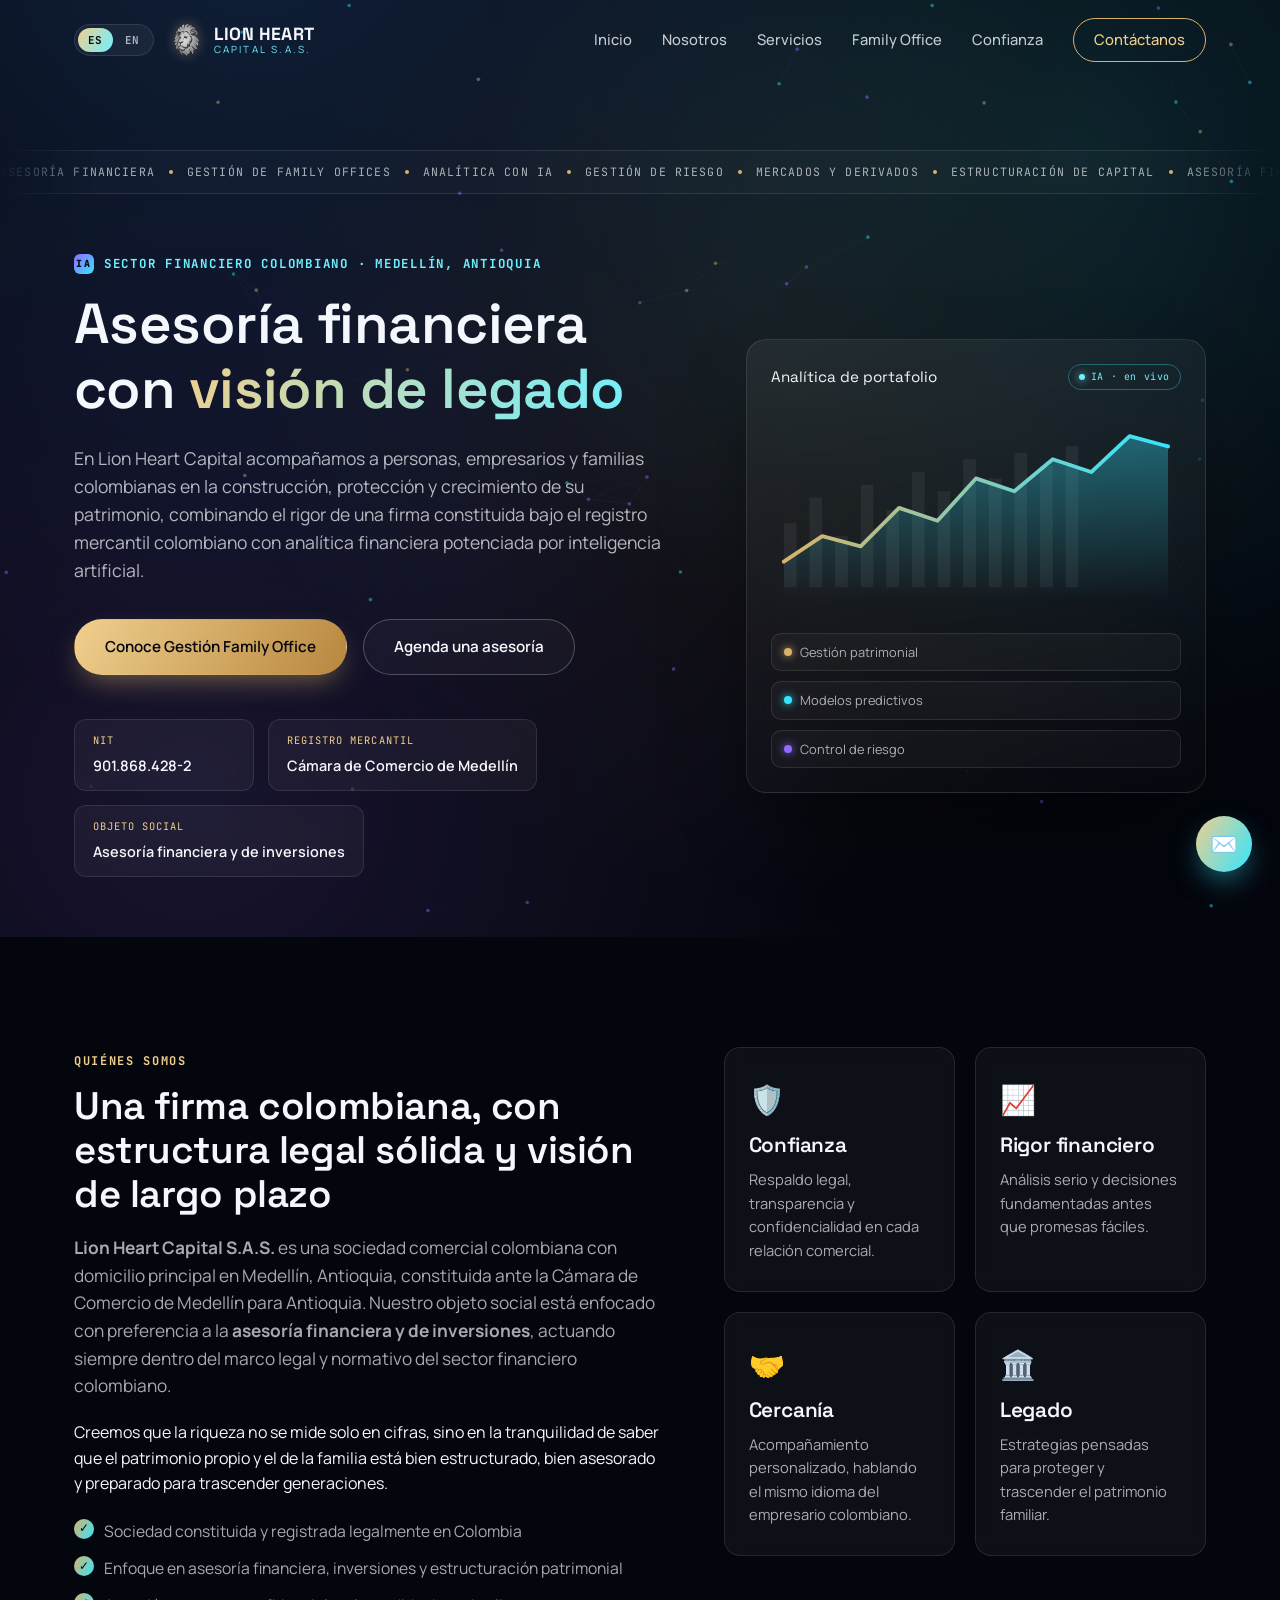
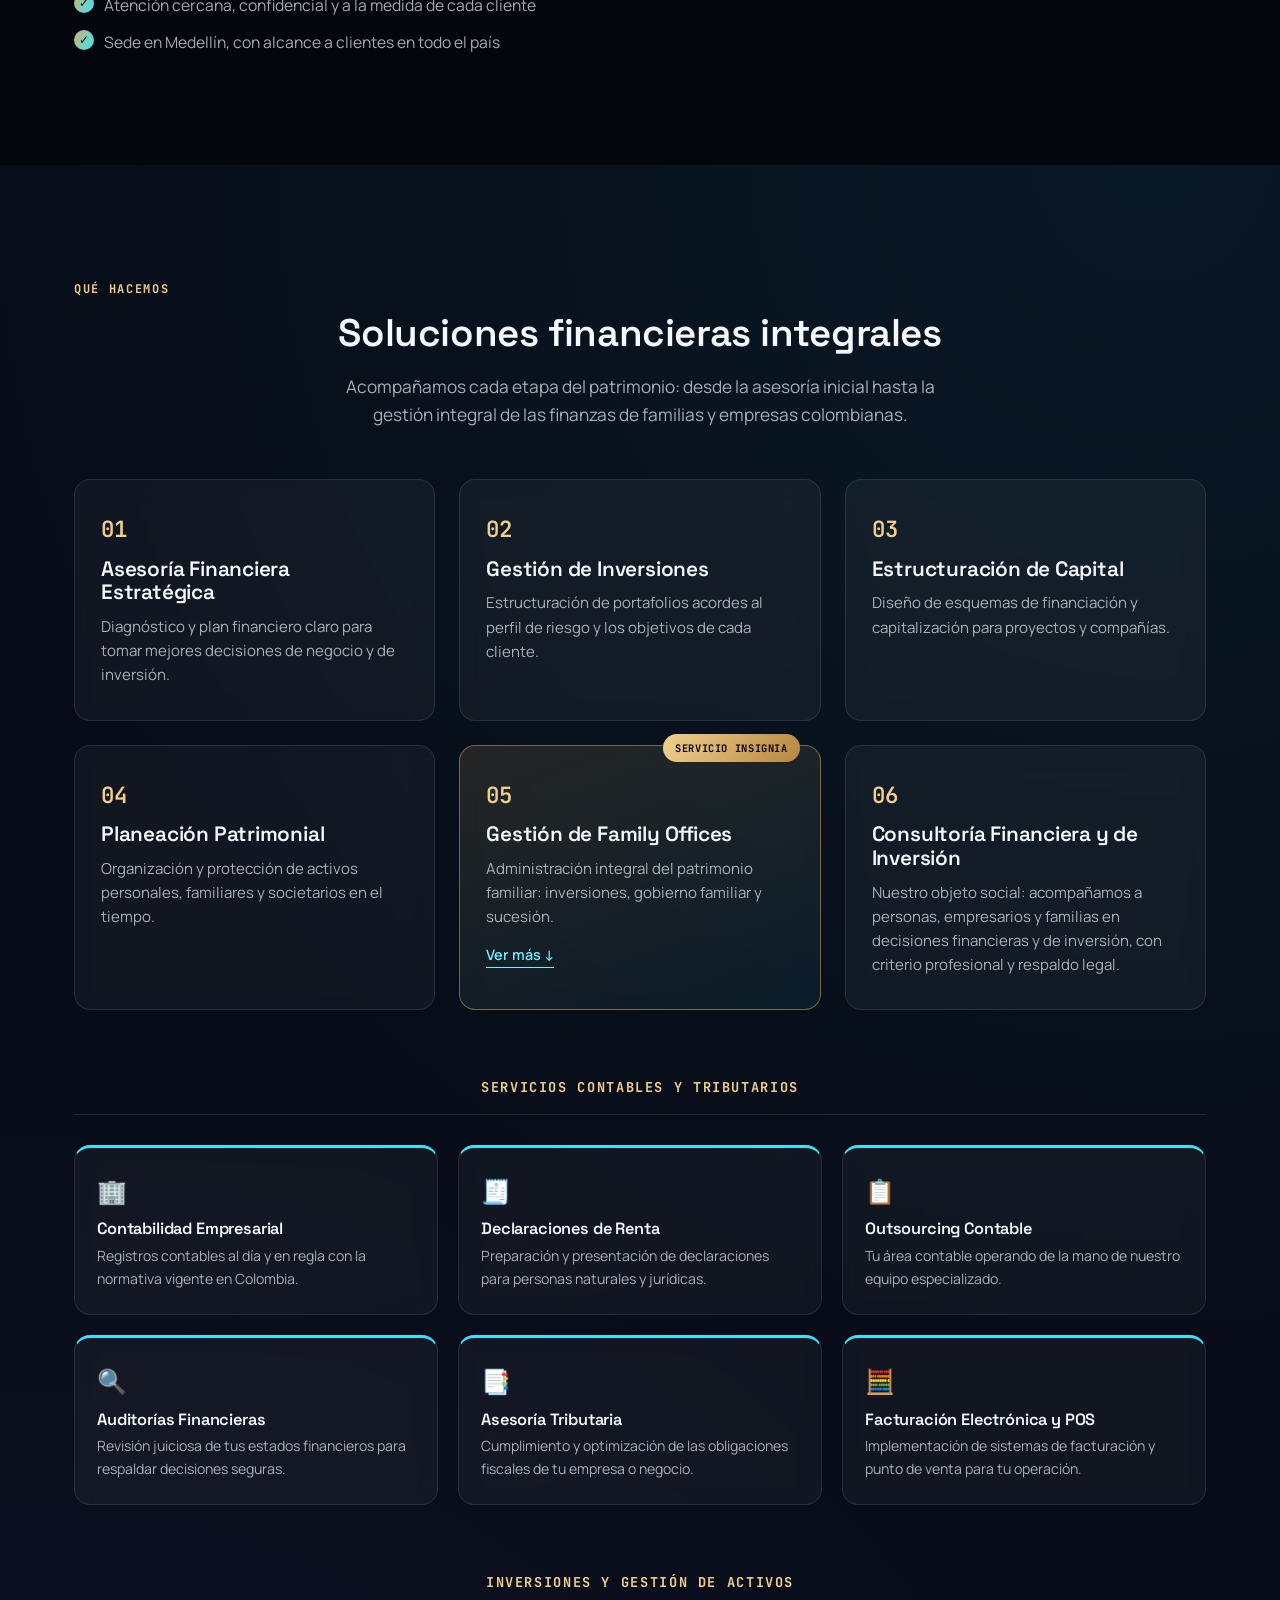
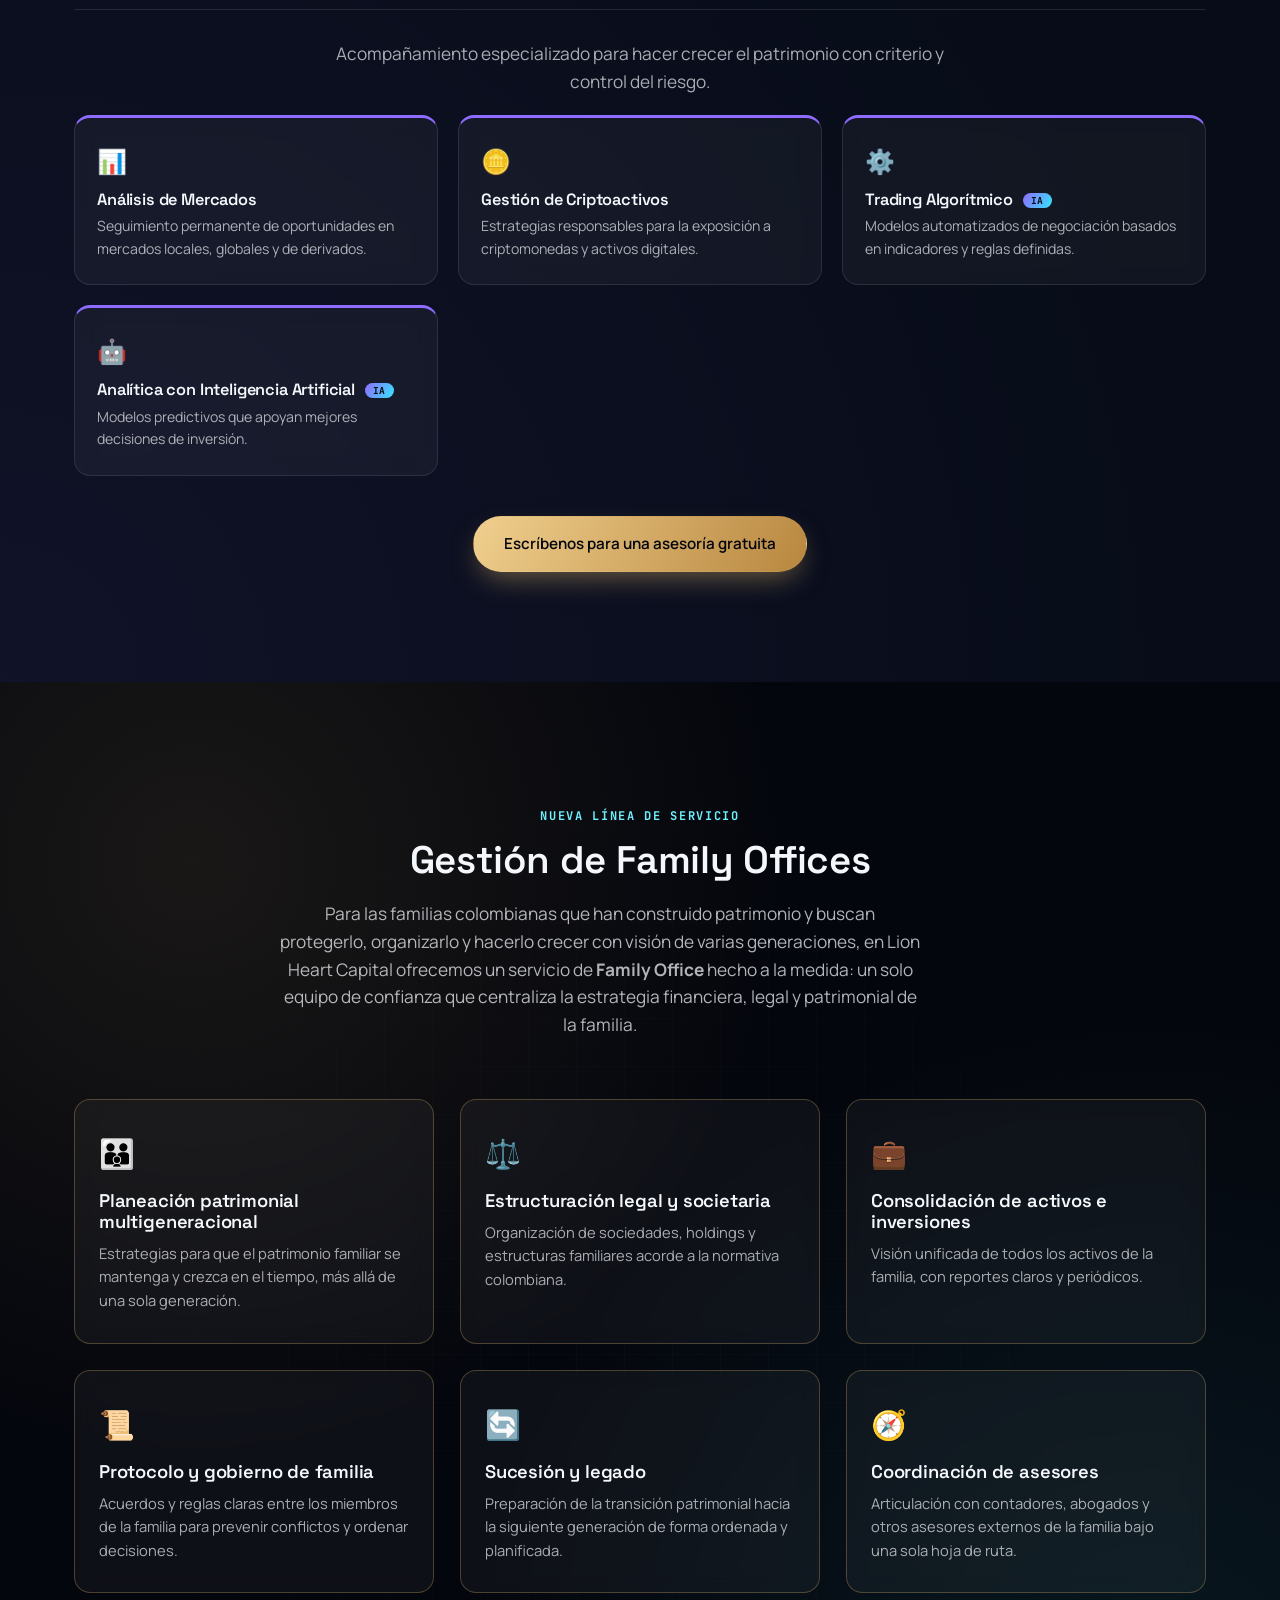
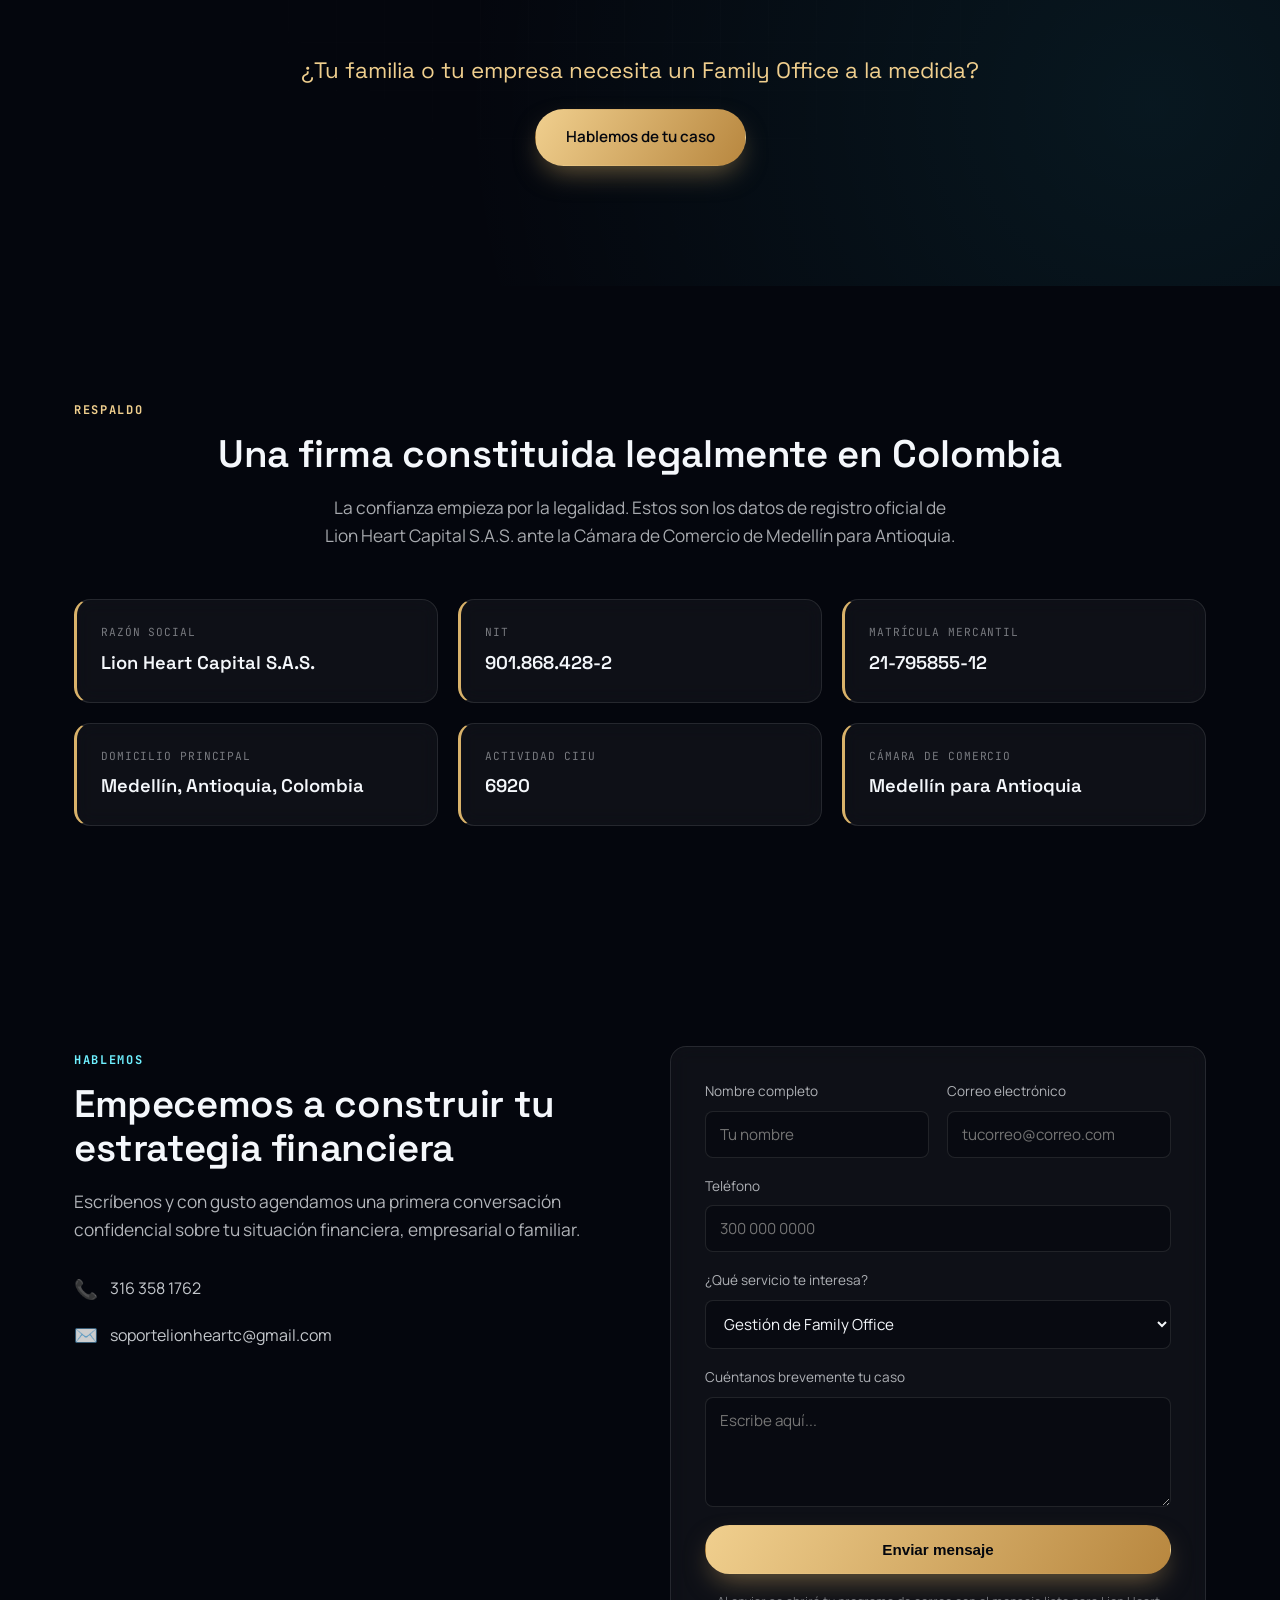
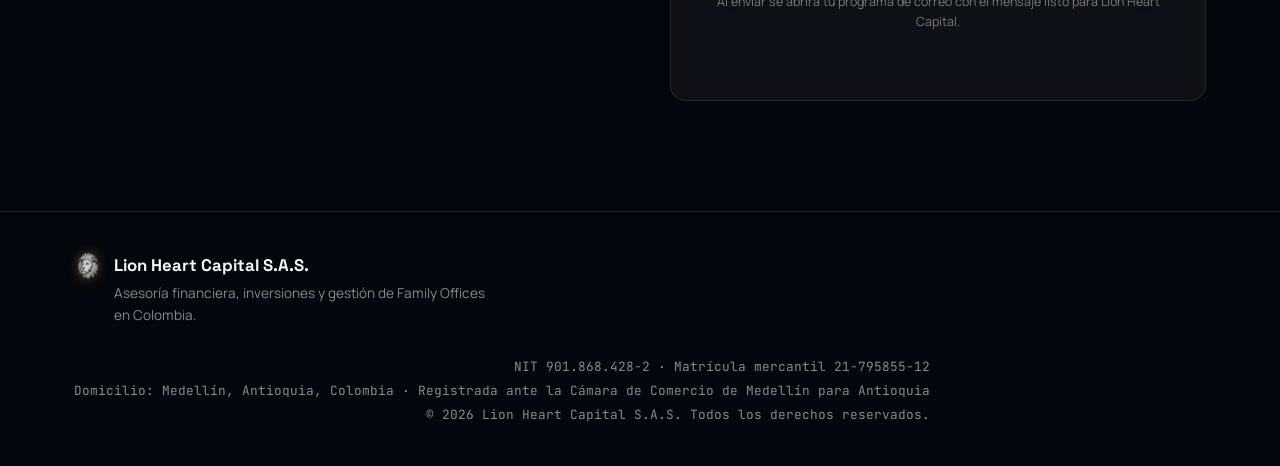
<file: index.html>
<!DOCTYPE html>
<html lang="es">
<head>
<meta charset="UTF-8">
<meta name="viewport" content="width=device-width, initial-scale=1.0">
<title>Lion Heart Capital S.A.S. | Asesoría Financiera, Inversiones y Family Office</title>
<meta name="description" content="Lion Heart Capital S.A.S. — Asesoría financiera, gestión de inversiones y gestión de Family Offices en Medellín, Colombia. Confianza, rigor y respaldo legal.">
<link rel="icon" href="assets/favicon-lion.png" type="image/png">
<link rel="preconnect" href="https://fonts.googleapis.com">
<link rel="stylesheet" href="https://fonts.googleapis.com/css2?family=Space+Grotesk:wght@500;600;700&family=Manrope:wght@400;500;600;700;800&family=JetBrains+Mono:wght@500;600&display=swap">
<link rel="stylesheet" href="css/styles.css">
</head>
<body>

<div class="progress-bar" id="progressBar"></div>

<header class="header" id="header">
  <div class="container header__inner">
    <div class="header__left">
      <div class="lang-switch" id="langSwitch" role="group" aria-label="Idioma / Language">
        <button type="button" class="lang-switch__btn" data-lang="es">ES</button>
        <button type="button" class="lang-switch__btn" data-lang="en">EN</button>
      </div>

      <a href="#inicio" class="brand">
        <span class="brand__mark">
          <img src="assets/lion-mark.png" alt="" width="34" height="34">
        </span>
        <span class="brand__text">
          <strong>LION HEART</strong>
          <em>CAPITAL S.A.S.</em>
        </span>
      </a>
    </div>

    <nav class="nav" id="mainNav">
      <a href="#inicio" data-i18n="nav.inicio">Inicio</a>
      <a href="#nosotros" data-i18n="nav.nosotros">Nosotros</a>
      <a href="#servicios" data-i18n="nav.servicios">Servicios</a>
      <a href="#family-office">Family Office</a>
      <a href="#confianza" data-i18n="nav.confianza">Confianza</a>
      <a href="#contacto" class="nav__cta" data-i18n="nav.contacto">Contáctanos</a>
    </nav>

    <button class="nav-toggle" id="navToggle" data-i18n-aria-label="nav.toggleAria" aria-label="Abrir menú" aria-expanded="false">
      <span></span><span></span><span></span>
    </button>
  </div>
</header>

<main>

  <!-- HERO -->
  <section class="hero" id="inicio">
    <canvas id="netCanvas" class="hero__canvas" aria-hidden="true"></canvas>
    <div class="hero__bg" aria-hidden="true"></div>

    <div class="ticker" aria-hidden="true">
      <div class="ticker__track">
        <span data-i18n="ticker.1">ASESORÍA FINANCIERA</span><span class="ticker__dot"></span>
        <span data-i18n="ticker.2">GESTIÓN DE FAMILY OFFICES</span><span class="ticker__dot"></span>
        <span data-i18n="ticker.3">ANALÍTICA CON IA</span><span class="ticker__dot"></span>
        <span data-i18n="ticker.4">GESTIÓN DE RIESGO</span><span class="ticker__dot"></span>
        <span data-i18n="ticker.5">MERCADOS Y DERIVADOS</span><span class="ticker__dot"></span>
        <span data-i18n="ticker.6">ESTRUCTURACIÓN DE CAPITAL</span><span class="ticker__dot"></span>
        <span data-i18n="ticker.1">ASESORÍA FINANCIERA</span><span class="ticker__dot"></span>
        <span data-i18n="ticker.2">GESTIÓN DE FAMILY OFFICES</span><span class="ticker__dot"></span>
        <span data-i18n="ticker.3">ANALÍTICA CON IA</span><span class="ticker__dot"></span>
        <span data-i18n="ticker.4">GESTIÓN DE RIESGO</span><span class="ticker__dot"></span>
        <span data-i18n="ticker.5">MERCADOS Y DERIVADOS</span><span class="ticker__dot"></span>
        <span data-i18n="ticker.6">ESTRUCTURACIÓN DE CAPITAL</span><span class="ticker__dot"></span>
      </div>
    </div>

    <div class="container hero__inner">
      <div class="hero__col">
        <p class="eyebrow reveal">
          <span class="eyebrow__ia">IA</span>
          <span data-i18n="hero.eyebrow">Sector financiero colombiano · Medellín, Antioquia</span>
        </p>
        <h1 class="reveal" data-i18n="hero.h1">Asesoría financiera con <span class="accent">visión de legado</span></h1>
        <p class="hero__lead reveal" data-i18n="hero.lead">
          En Lion Heart Capital acompañamos a personas, empresarios y familias colombianas en la
          construcción, protección y crecimiento de su patrimonio, combinando el rigor de una firma
          constituida bajo el registro mercantil colombiano con analítica financiera potenciada por
          inteligencia artificial.
        </p>
        <div class="hero__cta reveal">
          <a href="#family-office" class="btn btn--primary" data-i18n="hero.ctaPrimary">Conoce Gestión Family Office</a>
          <a href="#contacto" class="btn btn--ghost" data-i18n="hero.ctaGhost">Agenda una asesoría</a>
        </div>

        <div class="hero__badges reveal">
          <div class="badge">
            <span class="badge__label">NIT</span>
            <span class="badge__value">901.868.428-2</span>
          </div>
          <div class="badge">
            <span class="badge__label" data-i18n="hero.badge2Label">Registro Mercantil</span>
            <span class="badge__value" data-i18n="hero.badge2Value">Cámara de Comercio de Medellín</span>
          </div>
          <div class="badge">
            <span class="badge__label" data-i18n="hero.badge3Label">Objeto social</span>
            <span class="badge__value" data-i18n="hero.badge3Value">Asesoría financiera y de inversiones</span>
          </div>
        </div>
      </div>

      <div class="hero__panel reveal">
        <div class="chart-panel">
          <div class="chart-panel__head">
            <span class="chart-panel__title" data-i18n="hero.chartTitle">Analítica de portafolio</span>
            <span class="chart-panel__badge" data-i18n="hero.chartBadge">IA · en vivo</span>
          </div>
          <svg viewBox="0 0 320 160" class="chart-panel__svg" aria-hidden="true">
            <defs>
              <linearGradient id="lineGrad" x1="0" y1="0" x2="1" y2="0">
                <stop offset="0%" stop-color="#d9b26a"/>
                <stop offset="100%" stop-color="#35e5ff"/>
              </linearGradient>
              <linearGradient id="areaGrad" x1="0" y1="0" x2="0" y2="1">
                <stop offset="0%" stop-color="#35e5ff" stop-opacity="0.35"/>
                <stop offset="100%" stop-color="#35e5ff" stop-opacity="0"/>
              </linearGradient>
            </defs>
            <g class="chart-panel__bars">
              <rect x="10" y="90" width="10" height="50"/>
              <rect x="30" y="70" width="10" height="70"/>
              <rect x="50" y="100" width="10" height="40"/>
              <rect x="70" y="60" width="10" height="80"/>
              <rect x="90" y="80" width="10" height="60"/>
              <rect x="110" y="50" width="10" height="90"/>
              <rect x="130" y="65" width="10" height="75"/>
              <rect x="150" y="40" width="10" height="100"/>
              <rect x="170" y="55" width="10" height="85"/>
              <rect x="190" y="35" width="10" height="105"/>
              <rect x="210" y="45" width="10" height="95"/>
              <rect x="230" y="30" width="10" height="110"/>
            </g>
            <path d="M10 120 L 40 100 L 70 108 L 100 78 L 130 88 L 160 55 L 190 65 L 220 40 L 250 50 L 280 22 L 310 30 V150 H10 Z"
                  fill="url(#areaGrad)" stroke="none"/>
            <path class="chart-panel__line" d="M10 120 L 40 100 L 70 108 L 100 78 L 130 88 L 160 55 L 190 65 L 220 40 L 250 50 L 280 22 L 310 30"
                  fill="none" stroke="url(#lineGrad)" stroke-width="3" stroke-linecap="round" stroke-linejoin="round"/>
          </svg>
          <div class="chart-panel__foot">
            <div class="chip"><span class="chip__dot chip__dot--gold"></span><span data-i18n="hero.chip1">Gestión patrimonial</span></div>
            <div class="chip"><span class="chip__dot chip__dot--cyan"></span><span data-i18n="hero.chip2">Modelos predictivos</span></div>
            <div class="chip"><span class="chip__dot chip__dot--violet"></span><span data-i18n="hero.chip3">Control de riesgo</span></div>
          </div>
        </div>
      </div>
    </div>
  </section>

  <!-- NOSOTROS -->
  <section class="section" id="nosotros">
    <div class="container">
      <div class="grid-2">
        <div class="reveal">
          <p class="section-tag" data-i18n="nosotros.tag">Quiénes somos</p>
          <h2 data-i18n="nosotros.h2">Una firma colombiana, con estructura legal sólida y visión de largo plazo</h2>
          <p class="lead-text" data-i18n="nosotros.p1">
            <strong>Lion Heart Capital S.A.S.</strong> es una sociedad comercial colombiana con
            domicilio principal en Medellín, Antioquia, constituida ante la Cámara de Comercio de
            Medellín para Antioquia. Nuestro objeto social está enfocado con preferencia a la
            <strong>asesoría financiera y de inversiones</strong>, actuando siempre dentro del marco
            legal y normativo del sector financiero colombiano.
          </p>
          <p data-i18n="nosotros.p2">
            Creemos que la riqueza no se mide solo en cifras, sino en la tranquilidad de saber que
            el patrimonio propio y el de la familia está bien estructurado, bien asesorado y
            preparado para trascender generaciones.
          </p>
          <ul class="check-list">
            <li data-i18n="nosotros.li1">Sociedad constituida y registrada legalmente en Colombia</li>
            <li data-i18n="nosotros.li2">Enfoque en asesoría financiera, inversiones y estructuración patrimonial</li>
            <li data-i18n="nosotros.li3">Atención cercana, confidencial y a la medida de cada cliente</li>
            <li data-i18n="nosotros.li4">Sede en Medellín, con alcance a clientes en todo el país</li>
          </ul>
        </div>

        <div class="values reveal">
          <div class="value-card">
            <span class="value-card__icon">🛡️</span>
            <h3 data-i18n="nosotros.value1Title">Confianza</h3>
            <p data-i18n="nosotros.value1Desc">Respaldo legal, transparencia y confidencialidad en cada relación comercial.</p>
          </div>
          <div class="value-card">
            <span class="value-card__icon">📈</span>
            <h3 data-i18n="nosotros.value2Title">Rigor financiero</h3>
            <p data-i18n="nosotros.value2Desc">Análisis serio y decisiones fundamentadas antes que promesas fáciles.</p>
          </div>
          <div class="value-card">
            <span class="value-card__icon">🤝</span>
            <h3 data-i18n="nosotros.value3Title">Cercanía</h3>
            <p data-i18n="nosotros.value3Desc">Acompañamiento personalizado, hablando el mismo idioma del empresario colombiano.</p>
          </div>
          <div class="value-card">
            <span class="value-card__icon">🏛️</span>
            <h3 data-i18n="nosotros.value4Title">Legado</h3>
            <p data-i18n="nosotros.value4Desc">Estrategias pensadas para proteger y trascender el patrimonio familiar.</p>
          </div>
        </div>
      </div>
    </div>
  </section>

  <!-- SERVICIOS -->
  <section class="section section--alt" id="servicios">
    <div class="container">
      <p class="section-tag center reveal" data-i18n="servicios.tag">Qué hacemos</p>
      <h2 class="center reveal" data-i18n="servicios.h2">Soluciones financieras integrales</h2>
      <p class="lead-text center reveal" data-i18n="servicios.lead">
        Acompañamos cada etapa del patrimonio: desde la asesoría inicial hasta la gestión
        integral de las finanzas de familias y empresas colombianas.
      </p>

      <div class="services-grid">
        <div class="service-card reveal">
          <span class="service-card__num">01</span>
          <h3 data-i18n="servicios.card1Title">Asesoría Financiera Estratégica</h3>
          <p data-i18n="servicios.card1Desc">Diagnóstico y plan financiero claro para tomar mejores decisiones de negocio y de inversión.</p>
        </div>
        <div class="service-card reveal">
          <span class="service-card__num">02</span>
          <h3 data-i18n="servicios.card2Title">Gestión de Inversiones</h3>
          <p data-i18n="servicios.card2Desc">Estructuración de portafolios acordes al perfil de riesgo y los objetivos de cada cliente.</p>
        </div>
        <div class="service-card reveal">
          <span class="service-card__num">03</span>
          <h3 data-i18n="servicios.card3Title">Estructuración de Capital</h3>
          <p data-i18n="servicios.card3Desc">Diseño de esquemas de financiación y capitalización para proyectos y compañías.</p>
        </div>
        <div class="service-card reveal">
          <span class="service-card__num">04</span>
          <h3 data-i18n="servicios.card4Title">Planeación Patrimonial</h3>
          <p data-i18n="servicios.card4Desc">Organización y protección de activos personales, familiares y societarios en el tiempo.</p>
        </div>
        <div class="service-card service-card--featured reveal">
          <span class="service-card__tagline" data-i18n="servicios.featuredTagline">Servicio insignia</span>
          <span class="service-card__num">05</span>
          <h3>Gestión de Family Offices</h3>
          <p data-i18n="servicios.card5Desc">Administración integral del patrimonio familiar: inversiones, gobierno familiar y sucesión.</p>
          <a href="#family-office" class="service-card__link" data-i18n="servicios.featuredLink">Ver más ↓</a>
        </div>
        <div class="service-card reveal">
          <span class="service-card__num">06</span>
          <h3 data-i18n="servicios.card6Title">Consultoría Financiera y de Inversión</h3>
          <p data-i18n="servicios.card6Desc">Nuestro objeto social: acompañamos a personas, empresarios y familias en decisiones financieras y de inversión, con criterio profesional y respaldo legal.</p>
        </div>
      </div>

      <!-- Servicios contables y tributarios -->
      <div class="service-group reveal">
        <h3 class="service-group__title" data-i18n="servicios.group1Title">Servicios Contables y Tributarios</h3>
        <div class="services-subgrid">
          <div class="mini-card mini-card--cyan">
            <span class="mini-card__icon">🏢</span>
            <h4 data-i18n="servicios.mini1Title">Contabilidad Empresarial</h4>
            <p data-i18n="servicios.mini1Desc">Registros contables al día y en regla con la normativa vigente en Colombia.</p>
          </div>
          <div class="mini-card mini-card--cyan">
            <span class="mini-card__icon">🧾</span>
            <h4 data-i18n="servicios.mini2Title">Declaraciones de Renta</h4>
            <p data-i18n="servicios.mini2Desc">Preparación y presentación de declaraciones para personas naturales y jurídicas.</p>
          </div>
          <div class="mini-card mini-card--cyan">
            <span class="mini-card__icon">📋</span>
            <h4 data-i18n="servicios.mini3Title">Outsourcing Contable</h4>
            <p data-i18n="servicios.mini3Desc">Tu área contable operando de la mano de nuestro equipo especializado.</p>
          </div>
          <div class="mini-card mini-card--cyan">
            <span class="mini-card__icon">🔍</span>
            <h4 data-i18n="servicios.mini4Title">Auditorías Financieras</h4>
            <p data-i18n="servicios.mini4Desc">Revisión juiciosa de tus estados financieros para respaldar decisiones seguras.</p>
          </div>
          <div class="mini-card mini-card--cyan">
            <span class="mini-card__icon">📑</span>
            <h4 data-i18n="servicios.mini5Title">Asesoría Tributaria</h4>
            <p data-i18n="servicios.mini5Desc">Cumplimiento y optimización de las obligaciones fiscales de tu empresa o negocio.</p>
          </div>
          <div class="mini-card mini-card--cyan">
            <span class="mini-card__icon">🧮</span>
            <h4 data-i18n="servicios.mini6Title">Facturación Electrónica y POS</h4>
            <p data-i18n="servicios.mini6Desc">Implementación de sistemas de facturación y punto de venta para tu operación.</p>
          </div>
        </div>
      </div>

      <!-- Inversiones y gestión de activos -->
      <div class="service-group reveal">
        <h3 class="service-group__title" data-i18n="servicios.group2Title">Inversiones y Gestión de Activos</h3>
        <p class="lead-text center" data-i18n="servicios.group2Lead">Acompañamiento especializado para hacer crecer el patrimonio con criterio y control del riesgo.</p>
        <div class="services-subgrid">
          <div class="mini-card mini-card--violet">
            <span class="mini-card__icon">📊</span>
            <h4 data-i18n="servicios.mini7Title">Análisis de Mercados</h4>
            <p data-i18n="servicios.mini7Desc">Seguimiento permanente de oportunidades en mercados locales, globales y de derivados.</p>
          </div>
          <div class="mini-card mini-card--violet">
            <span class="mini-card__icon">🪙</span>
            <h4 data-i18n="servicios.mini8Title">Gestión de Criptoactivos</h4>
            <p data-i18n="servicios.mini8Desc">Estrategias responsables para la exposición a criptomonedas y activos digitales.</p>
          </div>
          <div class="mini-card mini-card--violet">
            <span class="mini-card__icon">⚙️</span>
            <h4 data-i18n="servicios.mini9Title">Trading Algorítmico <span class="tag-ia">IA</span></h4>
            <p data-i18n="servicios.mini9Desc">Modelos automatizados de negociación basados en indicadores y reglas definidas.</p>
          </div>
          <div class="mini-card mini-card--violet">
            <span class="mini-card__icon">🤖</span>
            <h4 data-i18n="servicios.mini10Title">Analítica con Inteligencia Artificial <span class="tag-ia">IA</span></h4>
            <p data-i18n="servicios.mini10Desc">Modelos predictivos que apoyan mejores decisiones de inversión.</p>
          </div>
        </div>
        <div class="service-group__cta">
          <a href="#contacto" class="btn btn--primary" data-i18n="servicios.ctaButton">Escríbenos para una asesoría gratuita</a>
        </div>
      </div>
    </div>
  </section>

  <!-- FAMILY OFFICE -->
  <section class="family-office" id="family-office">
    <div class="family-office__bg" aria-hidden="true"></div>
    <div class="container">
      <div class="fo-header reveal">
        <p class="section-tag section-tag--light" data-i18n="fo.tag">Nueva línea de servicio</p>
        <h2>Gestión de Family Offices</h2>
        <p class="lead-text lead-text--light" data-i18n="fo.lead">
          Para las familias colombianas que han construido patrimonio y buscan protegerlo,
          organizarlo y hacerlo crecer con visión de varias generaciones, en Lion Heart Capital
          ofrecemos un servicio de <strong>Family Office</strong> hecho a la medida: un solo equipo
          de confianza que centraliza la estrategia financiera, legal y patrimonial de la familia.
        </p>
      </div>

      <div class="fo-grid">
        <div class="fo-item reveal">
          <span class="fo-item__icon">👪</span>
          <h3 data-i18n="fo.item1Title">Planeación patrimonial multigeneracional</h3>
          <p data-i18n="fo.item1Desc">Estrategias para que el patrimonio familiar se mantenga y crezca en el tiempo, más allá de una sola generación.</p>
        </div>
        <div class="fo-item reveal">
          <span class="fo-item__icon">⚖️</span>
          <h3 data-i18n="fo.item2Title">Estructuración legal y societaria</h3>
          <p data-i18n="fo.item2Desc">Organización de sociedades, holdings y estructuras familiares acorde a la normativa colombiana.</p>
        </div>
        <div class="fo-item reveal">
          <span class="fo-item__icon">💼</span>
          <h3 data-i18n="fo.item3Title">Consolidación de activos e inversiones</h3>
          <p data-i18n="fo.item3Desc">Visión unificada de todos los activos de la familia, con reportes claros y periódicos.</p>
        </div>
        <div class="fo-item reveal">
          <span class="fo-item__icon">📜</span>
          <h3 data-i18n="fo.item4Title">Protocolo y gobierno de familia</h3>
          <p data-i18n="fo.item4Desc">Acuerdos y reglas claras entre los miembros de la familia para prevenir conflictos y ordenar decisiones.</p>
        </div>
        <div class="fo-item reveal">
          <span class="fo-item__icon">🔄</span>
          <h3 data-i18n="fo.item5Title">Sucesión y legado</h3>
          <p data-i18n="fo.item5Desc">Preparación de la transición patrimonial hacia la siguiente generación de forma ordenada y planificada.</p>
        </div>
        <div class="fo-item reveal">
          <span class="fo-item__icon">🧭</span>
          <h3 data-i18n="fo.item6Title">Coordinación de asesores</h3>
          <p data-i18n="fo.item6Desc">Articulación con contadores, abogados y otros asesores externos de la familia bajo una sola hoja de ruta.</p>
        </div>
      </div>

      <div class="fo-cta reveal">
        <p data-i18n="fo.ctaText">¿Tu familia o tu empresa necesita un Family Office a la medida?</p>
        <a href="#contacto" class="btn btn--primary" data-i18n="fo.ctaButton">Hablemos de tu caso</a>
      </div>
    </div>
  </section>

  <!-- CONFIANZA -->
  <section class="section" id="confianza">
    <div class="container">
      <p class="section-tag center reveal" data-i18n="confianza.tag">Respaldo</p>
      <h2 class="center reveal" data-i18n="confianza.h2">Una firma constituida legalmente en Colombia</h2>
      <p class="lead-text center reveal" data-i18n="confianza.lead">
        La confianza empieza por la legalidad. Estos son los datos de registro oficial de
        Lion Heart Capital S.A.S. ante la Cámara de Comercio de Medellín para Antioquia.
      </p>

      <div class="trust-grid">
        <div class="trust-card reveal">
          <span class="trust-card__label" data-i18n="trust.label1">Razón social</span>
          <span class="trust-card__value">Lion Heart Capital S.A.S.</span>
        </div>
        <div class="trust-card reveal">
          <span class="trust-card__label">NIT</span>
          <span class="trust-card__value">901.868.428-2</span>
        </div>
        <div class="trust-card reveal">
          <span class="trust-card__label" data-i18n="trust.label3">Matrícula mercantil</span>
          <span class="trust-card__value">21-795855-12</span>
        </div>
        <div class="trust-card reveal">
          <span class="trust-card__label" data-i18n="trust.label4">Domicilio principal</span>
          <span class="trust-card__value">Medellín, Antioquia, Colombia</span>
        </div>
        <div class="trust-card reveal">
          <span class="trust-card__label" data-i18n="trust.label5">Actividad CIIU</span>
          <span class="trust-card__value">6920</span>
        </div>
        <div class="trust-card reveal">
          <span class="trust-card__label" data-i18n="trust.label6">Cámara de Comercio</span>
          <span class="trust-card__value">Medellín para Antioquia</span>
        </div>
      </div>
    </div>
  </section>

  <!-- CONTACTO -->
  <section class="contact" id="contacto">
    <div class="container">
      <div class="contact__grid">
        <div class="reveal">
          <p class="section-tag section-tag--light" data-i18n="contacto.tag">Hablemos</p>
          <h2 class="light" data-i18n="contacto.h2">Empecemos a construir tu estrategia financiera</h2>
          <p class="lead-text lead-text--light" data-i18n="contacto.lead">
            Escríbenos y con gusto agendamos una primera conversación confidencial sobre tu
            situación financiera, empresarial o familiar.
          </p>

          <ul class="contact-info">
            <li>
              <span class="contact-info__icon">📞</span>
              316 358 1762
            </li>
            <li>
              <span class="contact-info__icon">✉️</span>
              soportelionheartc@gmail.com
            </li>
          </ul>
        </div>

        <form class="contact-form" id="contactForm">
          <div class="form-row">
            <label><span data-i18n="form.labelNombre">Nombre completo</span>
              <input type="text" name="nombre" required placeholder="Tu nombre" data-i18n-placeholder="form.placeholderNombre">
            </label>
            <label><span data-i18n="form.labelCorreo">Correo electrónico</span>
              <input type="email" name="correo" required placeholder="tucorreo@correo.com" data-i18n-placeholder="form.placeholderCorreo">
            </label>
          </div>
          <label><span data-i18n="form.labelTelefono">Teléfono</span>
            <input type="tel" name="telefono" placeholder="300 000 0000">
          </label>
          <label><span data-i18n="form.labelServicio">¿Qué servicio te interesa?</span>
            <select name="servicio">
              <option data-i18n="form.opt1">Asesoría Financiera Estratégica</option>
              <option data-i18n="form.opt2">Gestión de Inversiones</option>
              <option data-i18n="form.opt3">Estructuración de Capital</option>
              <option data-i18n="form.opt4">Planeación Patrimonial</option>
              <option selected data-i18n="form.opt5">Gestión de Family Office</option>
              <option data-i18n="form.opt6">Consultoría Financiera y de Inversión</option>
            </select>
          </label>
          <label><span data-i18n="form.labelMensaje">Cuéntanos brevemente tu caso</span>
            <textarea name="mensaje" rows="4" placeholder="Escribe aquí..." data-i18n-placeholder="form.placeholderMensaje"></textarea>
          </label>
          <button type="submit" class="btn btn--primary btn--block" data-i18n="form.submit">Enviar mensaje</button>
          <p class="form-hint" data-i18n="form.hint">Al enviar se abrirá tu programa de correo con el mensaje listo para Lion Heart Capital.</p>
          <p class="form-note" id="formNote"></p>
        </form>
      </div>
    </div>
  </section>

</main>

<footer class="footer">
  <div class="container footer__inner">
    <div class="footer__brand">
      <span class="brand__mark brand__mark--footer">
        <img src="assets/lion-mark.png" alt="" width="28" height="28">
      </span>
      <div>
        <strong>Lion Heart Capital S.A.S.</strong>
        <p data-i18n="footer.tagline">Asesoría financiera, inversiones y gestión de Family Offices en Colombia.</p>
      </div>
    </div>

    <div class="footer__legal">
      <p data-i18n="footer.legal1">NIT 901.868.428-2 · Matrícula mercantil 21-795855-12</p>
      <p data-i18n="footer.legal2">Domicilio: Medellín, Antioquia, Colombia · Registrada ante la Cámara de Comercio de Medellín para Antioquia</p>
      <p>© <span id="year"></span> Lion Heart Capital S.A.S. <span data-i18n="footer.rights">Todos los derechos reservados.</span></p>
    </div>
  </div>
</footer>

<a href="#contacto" class="fab" data-i18n-aria-label="fab.aria" aria-label="Contactar ahora">✉️</a>

<script src="js/i18n.js"></script>
<script src="js/script.js"></script>
</body>
</html>
</file>
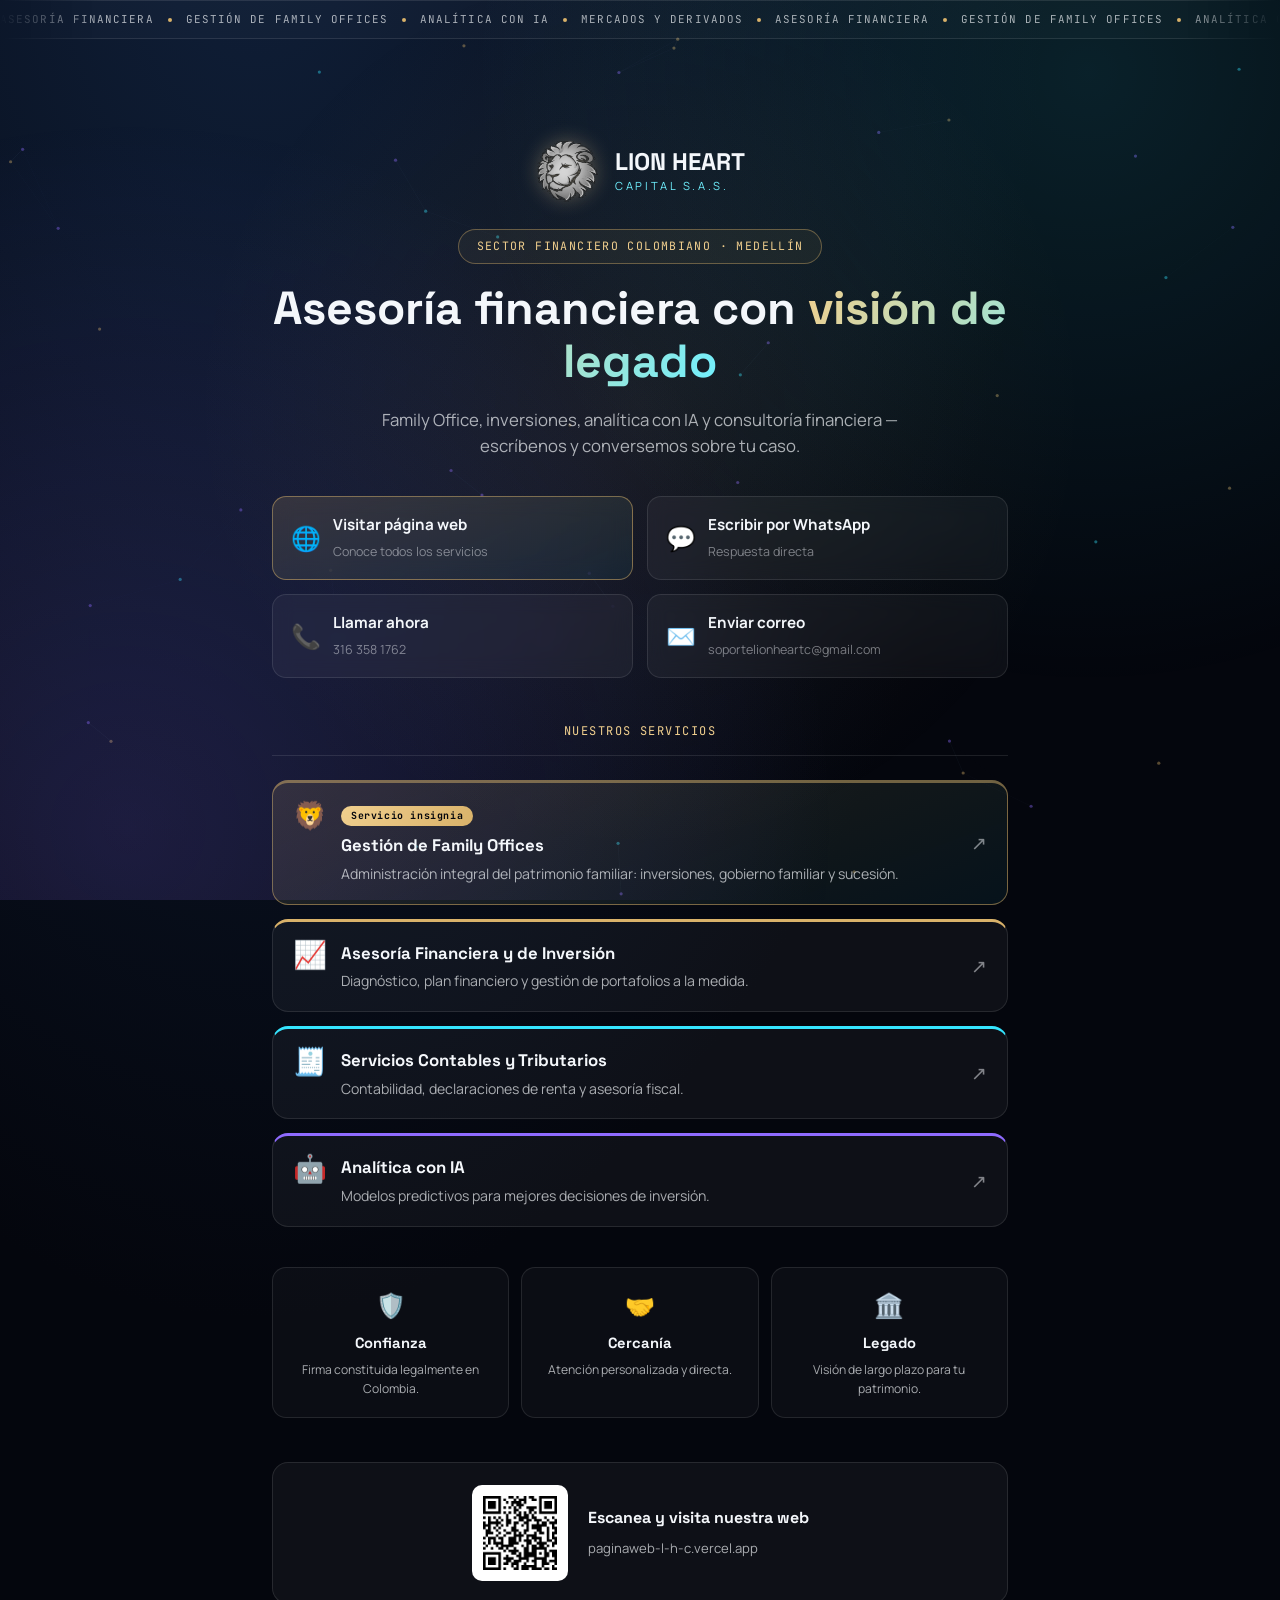
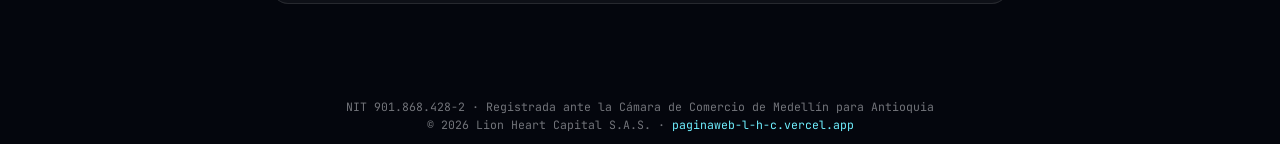
<file: flyer.html>
<!DOCTYPE html>
<html lang="es">
<head>
<meta charset="UTF-8">
<meta name="viewport" content="width=device-width, initial-scale=1.0">
<title>Lion Heart Capital S.A.S. | Contáctanos</title>
<meta name="description" content="Asesoría financiera, Family Office e inversiones en Medellín, Colombia. Escríbenos por WhatsApp, correo o visita nuestra página web.">
<link rel="icon" href="assets/favicon-lion.png" type="image/png">
<link rel="preconnect" href="https://fonts.googleapis.com">
<link rel="stylesheet" href="https://fonts.googleapis.com/css2?family=Space+Grotesk:wght@500;600;700&family=Manrope:wght@400;500;600;700;800&family=JetBrains+Mono:wght@500;600&display=swap">
<style>
  :root {
    --navy-950: #04060d;
    --navy-900: #070c18;
    --gold-400: #f0cf8e;
    --gold-500: #d9b26a;
    --gold-600: #b8873f;
    --cyan-400: #6ff0ff;
    --cyan-500: #35e5ff;
    --violet-400: #a98bff;
    --violet-500: #8f6bff;
    --panel: rgba(255,255,255,0.045);
    --border-soft: rgba(255,255,255,0.1);
    --white: #f4f7fb;
    --ink-soft: rgba(244,247,251,0.68);
    --ink-mute: rgba(244,247,251,0.46);
    --radius: 16px;
    --ff-display: "Space Grotesk", sans-serif;
    --ff-sans: "Manrope", sans-serif;
    --ff-mono: "JetBrains Mono", monospace;
  }
  * { box-sizing: border-box; margin:0; padding:0; }
  html { scroll-behavior: smooth; }
  body {
    font-family: var(--ff-sans);
    color: var(--white);
    background: radial-gradient(ellipse at 20% -10%, #10203a 0%, var(--navy-950) 55%);
    line-height: 1.6;
    -webkit-font-smoothing: antialiased;
    min-height: 100vh;
    position: relative;
    overflow-x: hidden;
  }
  a { color: inherit; text-decoration: none; }
  .container { max-width: 780px; margin: 0 auto; padding: 0 22px; }

  canvas#netCanvas { position: fixed; inset: 0; width: 100%; height: 100%; opacity: 0.5; pointer-events: none; z-index: 0; }
  .bg-glow {
    position: fixed; inset: 0; z-index: 0; pointer-events: none;
    background:
      radial-gradient(circle at 85% 8%, rgba(53,229,255,0.12), transparent 45%),
      radial-gradient(circle at 10% 92%, rgba(143,107,255,0.16), transparent 50%),
      radial-gradient(circle at 50% 45%, rgba(217,178,106,0.08), transparent 55%);
  }

  main { position: relative; z-index: 2; padding: 56px 0 40px; }

  .ticker {
    position: relative; z-index: 2;
    overflow: hidden;
    border-top: 1px solid var(--border-soft);
    border-bottom: 1px solid var(--border-soft);
    background: rgba(255,255,255,0.02);
    padding: 10px 0;
    margin-bottom: 44px;
    mask-image: linear-gradient(90deg, transparent, #000 8%, #000 92%, transparent);
  }
  .ticker__track {
    display: flex; align-items: center; gap: 14px;
    white-space: nowrap; width: max-content;
    animation: ticker-scroll 26s linear infinite;
    font-family: var(--ff-mono); font-size: 0.68rem; letter-spacing: 0.1em; color: var(--ink-soft);
  }
  .ticker__dot { width: 4px; height: 4px; border-radius: 50%; background: var(--gold-500); flex-shrink: 0; }
  @keyframes ticker-scroll { from { transform: translateX(0); } to { transform: translateX(-50%); } }

  .brand-row { display: flex; align-items: center; justify-content: center; gap: 16px; margin-bottom: 26px; }
  .brand-row img { width: 64px; height: 64px; filter: drop-shadow(0 0 10px rgba(240,207,142,0.35)); }
  .brand-text { line-height: 1.1; }
  .brand-text strong { display: block; font-family: var(--ff-display); font-size: 1.5rem; }
  .brand-text em { font-style: normal; font-size: 0.7rem; letter-spacing: 0.24em; color: var(--cyan-400); }

  .pill-center { text-align: center; margin-bottom: 18px; }
  .pill {
    font-family: var(--ff-mono); font-size: 0.72rem; letter-spacing: 0.12em; text-transform: uppercase;
    color: var(--gold-400); border: 1px solid rgba(217,178,106,0.4); border-radius: 30px;
    padding: 7px 18px; background: rgba(217,178,106,0.06); display: inline-block;
  }

  h1 {
    font-family: var(--ff-display); text-align: center; font-size: clamp(2rem, 6vw, 2.9rem);
    line-height: 1.15; margin-bottom: 18px;
  }
  h1 .accent {
    background: linear-gradient(120deg, var(--gold-400), var(--cyan-400));
    -webkit-background-clip: text; background-clip: text; color: transparent;
  }
  .sub { text-align: center; color: var(--ink-soft); font-size: 1.05rem; max-width: 600px; margin: 0 auto 36px; }

  .cta-grid {
    display: grid; grid-template-columns: repeat(2, 1fr); gap: 14px;
    margin-bottom: 44px;
  }
  .cta-btn {
    display: flex; align-items: center; gap: 12px;
    padding: 16px 18px; border-radius: 14px;
    border: 1px solid var(--border-soft);
    background: var(--panel);
    backdrop-filter: blur(10px);
    transition: transform 0.25s ease, border-color 0.25s ease, box-shadow 0.25s ease;
    cursor: pointer;
  }
  .cta-btn:hover { transform: translateY(-4px); box-shadow: 0 16px 30px -12px rgba(0,0,0,0.5); }
  .cta-btn .ico { font-size: 1.5rem; flex-shrink: 0; }
  .cta-btn .txt strong { display: block; font-size: 0.95rem; }
  .cta-btn .txt span { font-size: 0.78rem; color: var(--ink-mute); }
  .cta-btn--primary { border-color: rgba(217,178,106,0.5); background: linear-gradient(160deg, rgba(217,178,106,0.16), rgba(53,229,255,0.06)); }
  .cta-btn--whatsapp:hover { border-color: #25D366; }
  .cta-btn--call:hover { border-color: var(--cyan-500); }
  .cta-btn--mail:hover { border-color: var(--violet-500); }

  .section-label {
    font-family: var(--ff-mono); font-size: 0.75rem; letter-spacing: 0.12em; text-transform: uppercase;
    color: var(--gold-400); text-align: center; border-bottom: 1px solid var(--border-soft);
    padding-bottom: 14px; margin-bottom: 24px;
  }

  .services { display: grid; grid-template-columns: 1fr; gap: 14px; margin-bottom: 40px; }
  .svc {
    display: flex; align-items: flex-start; gap: 14px;
    background: var(--panel); border: 1px solid var(--border-soft); border-top: 3px solid var(--gold-500);
    border-radius: var(--radius); padding: 18px 20px;
    transition: transform 0.25s ease, border-color 0.25s ease;
  }
  .svc:hover { transform: translateY(-4px) scale(1.01); }
  .svc.cyan { border-top-color: var(--cyan-500); }
  .svc.cyan:hover { border-color: rgba(53,229,255,0.4); }
  .svc.violet { border-top-color: var(--violet-500); }
  .svc.violet:hover { border-color: rgba(143,107,255,0.4); }
  .svc.featured { border-color: rgba(217,178,106,0.5); background: linear-gradient(160deg, rgba(217,178,106,0.14), rgba(53,229,255,0.06)); }
  .svc:hover { border-color: rgba(217,178,106,0.4); }
  .svc .ico { font-size: 1.7rem; line-height: 1; }
  .svc h3 { font-family: var(--ff-display); font-size: 1.05rem; margin-bottom: 4px; }
  .svc p { font-size: 0.88rem; color: var(--ink-soft); }
  .svc .tag {
    display: inline-block; font-family: var(--ff-mono); font-size: 0.62rem; font-weight: 700;
    letter-spacing: 0.06em; color: var(--navy-950); background: linear-gradient(120deg, var(--gold-400), var(--gold-500));
    border-radius: 20px; padding: 2px 10px; margin-bottom: 6px;
  }
  .svc-link { margin-left: auto; align-self: center; font-size: 1.2rem; opacity: 0.5; transition: opacity 0.2s, transform 0.2s; }
  .svc:hover .svc-link { opacity: 1; transform: translateX(3px); }

  .why-row { display: grid; grid-template-columns: repeat(3, 1fr); gap: 12px; margin-bottom: 44px; }
  .why-item { text-align: center; padding: 18px 12px; border-radius: 14px; background: rgba(255,255,255,0.03); border: 1px solid var(--border-soft); }
  .why-item .ico { font-size: 1.5rem; margin-bottom: 8px; }
  .why-item h4 { font-family: var(--ff-display); font-size: 0.92rem; margin-bottom: 4px; }
  .why-item p { font-size: 0.76rem; color: var(--ink-soft); }

  .qr-panel {
    display: flex; align-items: center; gap: 20px; justify-content: center;
    background: var(--panel); border: 1px solid var(--border-soft); border-radius: var(--radius);
    padding: 22px; margin-bottom: 30px;
  }
  .qr-panel img { width: 96px; height: 96px; border-radius: 10px; background: #fff; padding: 6px; }
  .qr-panel div strong { display: block; font-family: var(--ff-display); font-size: 1rem; margin-bottom: 4px; }
  .qr-panel div span { font-size: 0.82rem; color: var(--ink-soft); }

  footer { text-align: center; font-family: var(--ff-mono); font-size: 0.72rem; color: var(--ink-mute); padding: 24px 0 10px; position: relative; z-index: 2; }
  footer a { color: var(--cyan-400); }

  @media (max-width: 560px) {
    .cta-grid { grid-template-columns: 1fr; }
    .why-row { grid-template-columns: 1fr; }
    .qr-panel { flex-direction: column; text-align: center; }
  }
</style>
</head>
<body>

<canvas id="netCanvas"></canvas>
<div class="bg-glow"></div>

<div class="ticker" aria-hidden="true">
  <div class="ticker__track">
    <span>ASESORÍA FINANCIERA</span><span class="ticker__dot"></span>
    <span>GESTIÓN DE FAMILY OFFICES</span><span class="ticker__dot"></span>
    <span>ANALÍTICA CON IA</span><span class="ticker__dot"></span>
    <span>MERCADOS Y DERIVADOS</span><span class="ticker__dot"></span>
    <span>ASESORÍA FINANCIERA</span><span class="ticker__dot"></span>
    <span>GESTIÓN DE FAMILY OFFICES</span><span class="ticker__dot"></span>
    <span>ANALÍTICA CON IA</span><span class="ticker__dot"></span>
    <span>MERCADOS Y DERIVADOS</span><span class="ticker__dot"></span>
  </div>
</div>

<main>
  <div class="container">

    <div class="brand-row">
      <img src="assets/lion-mark.png" alt="Lion Heart Capital">
      <div class="brand-text">
        <strong>LION HEART</strong>
        <em>CAPITAL S.A.S.</em>
      </div>
    </div>

    <div class="pill-center"><span class="pill">Sector financiero colombiano · Medellín</span></div>

    <h1>Asesoría financiera con <span class="accent">visión de legado</span></h1>
    <p class="sub">Family Office, inversiones, analítica con IA y consultoría financiera —
      escríbenos y conversemos sobre tu caso.</p>

    <div class="cta-grid">
      <a class="cta-btn cta-btn--primary" href="https://paginaweb-l-h-c.vercel.app" target="_blank" rel="noopener">
        <span class="ico">🌐</span>
        <span class="txt"><strong>Visitar página web</strong><span>Conoce todos los servicios</span></span>
      </a>
      <a class="cta-btn cta-btn--whatsapp" href="https://wa.me/573163581762?text=Hola%2C%20quiero%20más%20información%20sobre%20Lion%20Heart%20Capital" target="_blank" rel="noopener">
        <span class="ico">💬</span>
        <span class="txt"><strong>Escribir por WhatsApp</strong><span>Respuesta directa</span></span>
      </a>
      <a class="cta-btn cta-btn--call" href="tel:+573163581762">
        <span class="ico">📞</span>
        <span class="txt"><strong>Llamar ahora</strong><span>316 358 1762</span></span>
      </a>
      <a class="cta-btn cta-btn--mail" href="mailto:soportelionheartc@gmail.com">
        <span class="ico">✉️</span>
        <span class="txt"><strong>Enviar correo</strong><span>soportelionheartc@gmail.com</span></span>
      </a>
    </div>

    <p class="section-label">Nuestros servicios</p>
    <div class="services">
      <a class="svc featured" href="https://paginaweb-l-h-c.vercel.app/#family-office" target="_blank" rel="noopener">
        <span class="ico">🦁</span>
        <span>
          <span class="tag">Servicio insignia</span>
          <h3>Gestión de Family Offices</h3>
          <p>Administración integral del patrimonio familiar: inversiones, gobierno familiar y sucesión.</p>
        </span>
        <span class="svc-link">↗</span>
      </a>
      <a class="svc" href="https://paginaweb-l-h-c.vercel.app/#servicios" target="_blank" rel="noopener">
        <span class="ico">📈</span>
        <span><h3>Asesoría Financiera y de Inversión</h3><p>Diagnóstico, plan financiero y gestión de portafolios a la medida.</p></span>
        <span class="svc-link">↗</span>
      </a>
      <a class="svc cyan" href="https://paginaweb-l-h-c.vercel.app/#servicios" target="_blank" rel="noopener">
        <span class="ico">🧾</span>
        <span><h3>Servicios Contables y Tributarios</h3><p>Contabilidad, declaraciones de renta y asesoría fiscal.</p></span>
        <span class="svc-link">↗</span>
      </a>
      <a class="svc violet" href="https://paginaweb-l-h-c.vercel.app/#servicios" target="_blank" rel="noopener">
        <span class="ico">🤖</span>
        <span><h3>Analítica con IA</h3><p>Modelos predictivos para mejores decisiones de inversión.</p></span>
        <span class="svc-link">↗</span>
      </a>
    </div>

    <div class="why-row">
      <div class="why-item"><div class="ico">🛡️</div><h4>Confianza</h4><p>Firma constituida legalmente en Colombia.</p></div>
      <div class="why-item"><div class="ico">🤝</div><h4>Cercanía</h4><p>Atención personalizada y directa.</p></div>
      <div class="why-item"><div class="ico">🏛️</div><h4>Legado</h4><p>Visión de largo plazo para tu patrimonio.</p></div>
    </div>

    <div class="qr-panel">
      <img src="assets/qr-code.png" alt="Código QR">
      <div>
        <strong>Escanea y visita nuestra web</strong>
        <span>paginaweb-l-h-c.vercel.app</span>
      </div>
    </div>

  </div>
</main>

<footer>
  NIT 901.868.428-2 · Registrada ante la Cámara de Comercio de Medellín para Antioquia<br>
  © <span id="year"></span> Lion Heart Capital S.A.S. · <a href="https://paginaweb-l-h-c.vercel.app" target="_blank" rel="noopener">paginaweb-l-h-c.vercel.app</a>
</footer>

<script>
document.getElementById('year').textContent = new Date().getFullYear();

const netCanvas = document.getElementById('netCanvas');
const prefersReducedMotion = window.matchMedia('(prefers-reduced-motion: reduce)').matches;

if (netCanvas && !prefersReducedMotion) {
  const ctx = netCanvas.getContext('2d');
  const colors = ['rgba(217,178,106,0.8)', 'rgba(53,229,255,0.8)', 'rgba(143,107,255,0.8)'];
  let nodes = [];
  let width = 0, height = 0, rafId = null;

  function resize() {
    width = netCanvas.clientWidth;
    height = netCanvas.clientHeight;
    netCanvas.width = width * devicePixelRatio;
    netCanvas.height = height * devicePixelRatio;
    ctx.setTransform(devicePixelRatio, 0, 0, devicePixelRatio, 0, 0);
    const count = Math.min(50, Math.round((width * height) / 24000));
    nodes = Array.from({ length: count }, () => ({
      x: Math.random() * width,
      y: Math.random() * height,
      vx: (Math.random() - 0.5) * 0.3,
      vy: (Math.random() - 0.5) * 0.3,
      color: colors[Math.floor(Math.random() * colors.length)],
    }));
  }

  function step() {
    ctx.clearRect(0, 0, width, height);
    nodes.forEach(n => {
      n.x += n.vx; n.y += n.vy;
      if (n.x < 0 || n.x > width) n.vx *= -1;
      if (n.y < 0 || n.y > height) n.vy *= -1;
    });
    for (let i = 0; i < nodes.length; i++) {
      for (let j = i + 1; j < nodes.length; j++) {
        const a = nodes[i], b = nodes[j];
        const dx = a.x - b.x, dy = a.y - b.y;
        const dist = Math.sqrt(dx * dx + dy * dy);
        if (dist < 130) {
          ctx.strokeStyle = `rgba(150,180,210,${0.12 * (1 - dist / 130)})`;
          ctx.lineWidth = 1;
          ctx.beginPath(); ctx.moveTo(a.x, a.y); ctx.lineTo(b.x, b.y); ctx.stroke();
        }
      }
    }
    nodes.forEach(n => {
      ctx.fillStyle = n.color;
      ctx.beginPath(); ctx.arc(n.x, n.y, 1.6, 0, Math.PI * 2); ctx.fill();
    });
    rafId = requestAnimationFrame(step);
  }

  resize(); step();
  window.addEventListener('resize', () => { cancelAnimationFrame(rafId); resize(); step(); });
}
</script>
</body>
</html>
</file>
<file: css/styles.css>
/* ============ Base ============ */
:root {
  --navy-950: #04060d;
  --navy-900: #070c18;
  --navy-800: #0b1526;
  --navy-700: #101d34;
  --navy-600: #16294a;
  --gold-400: #f0cf8e;
  --gold-500: #d9b26a;
  --gold-600: #b8873f;
  --cyan-400: #6ff0ff;
  --cyan-500: #35e5ff;
  --violet-400: #a98bff;
  --violet-500: #8f6bff;
  --panel: rgba(255, 255, 255, 0.045);
  --panel-strong: rgba(255, 255, 255, 0.07);
  --border-soft: rgba(255, 255, 255, 0.1);
  --white: #f4f7fb;
  --ink: #f4f7fb;
  --ink-soft: rgba(244, 247, 251, 0.68);
  --ink-mute: rgba(244, 247, 251, 0.46);
  --radius: 16px;
  --shadow-lg: 0 40px 80px -30px rgba(0, 0, 0, 0.6);
  --shadow-md: 0 20px 40px -18px rgba(0, 0, 0, 0.5);
  --ff-display: "Space Grotesk", "Manrope", sans-serif;
  --ff-sans: "Manrope", -apple-system, BlinkMacSystemFont, "Segoe UI", sans-serif;
  --ff-mono: "JetBrains Mono", "SF Mono", Consolas, monospace;
}

* { box-sizing: border-box; margin: 0; padding: 0; }

html { scroll-behavior: smooth; }

body {
  font-family: var(--ff-sans);
  color: var(--ink);
  background: var(--navy-950);
  line-height: 1.6;
  -webkit-font-smoothing: antialiased;
  overflow-x: hidden;
}

img { max-width: 100%; display: block; }

a { color: inherit; text-decoration: none; }

ul { list-style: none; }

.container {
  width: 100%;
  max-width: 1180px;
  margin: 0 auto;
  padding: 0 24px;
}

h1, h2, h3, h4 {
  font-family: var(--ff-display);
  color: var(--white);
  font-weight: 600;
  line-height: 1.15;
  letter-spacing: -0.01em;
}

h2 { font-size: clamp(1.9rem, 3vw, 2.75rem); margin-bottom: 18px; }
h3 { font-size: 1.3rem; margin-bottom: 10px; }
h4 { font-size: 1.05rem; margin-bottom: 6px; }

.lead-text {
  color: var(--ink-soft);
  font-size: 1.08rem;
  max-width: 640px;
  margin-bottom: 20px;
}
.lead-text--light { color: rgba(244, 247, 251, 0.72); }

.center { text-align: center; margin-left: auto; margin-right: auto; }

.section-tag {
  display: inline-block;
  font-weight: 700;
  letter-spacing: 0.14em;
  text-transform: uppercase;
  font-size: 0.75rem;
  font-family: var(--ff-mono);
  color: var(--gold-400);
  margin-bottom: 12px;
}
.section-tag--light { color: var(--cyan-400); }

.light { color: var(--white); }

/* Small "IA" tag pill */
.tag-ia {
  display: inline-flex;
  align-items: center;
  font-family: var(--ff-mono);
  font-size: 0.6rem;
  font-weight: 700;
  letter-spacing: 0.06em;
  padding: 2px 8px;
  border-radius: 20px;
  background: linear-gradient(120deg, var(--violet-500), var(--cyan-500));
  color: var(--navy-950);
  vertical-align: middle;
  margin-left: 6px;
}

/* ============ Progress bar ============ */
.progress-bar {
  position: fixed;
  top: 0; left: 0;
  height: 3px;
  width: 0%;
  background: linear-gradient(90deg, var(--gold-500), var(--cyan-500), var(--violet-500));
  z-index: 1000;
  transition: width 0.1s ease-out;
}

/* ============ Header ============ */
.header {
  position: fixed;
  top: 0; left: 0; right: 0;
  z-index: 900;
  padding: 18px 0;
  transition: all 0.35s ease;
  background: transparent;
}
.header.scrolled {
  background: rgba(4, 6, 13, 0.85);
  backdrop-filter: blur(14px);
  padding: 12px 0;
  border-bottom: 1px solid var(--border-soft);
}
.header__inner {
  display: flex;
  align-items: center;
  justify-content: space-between;
}

.header__left { display: flex; align-items: center; gap: 16px; }

.lang-switch {
  display: flex;
  align-items: center;
  gap: 2px;
  background: rgba(255, 255, 255, 0.05);
  border: 1px solid var(--border-soft);
  border-radius: 20px;
  padding: 3px;
  flex-shrink: 0;
}
.lang-switch__btn {
  border: none;
  background: transparent;
  color: var(--ink-soft);
  font-family: var(--ff-mono);
  font-size: 0.68rem;
  font-weight: 700;
  letter-spacing: 0.04em;
  padding: 5px 10px;
  border-radius: 16px;
  cursor: pointer;
  transition: background 0.2s ease, color 0.2s ease;
}
.lang-switch__btn:hover { color: var(--white); }
.lang-switch__btn.is-active {
  background: linear-gradient(120deg, var(--gold-400), var(--cyan-400));
  color: var(--navy-950);
}

.brand { display: flex; align-items: center; gap: 10px; color: var(--white); }
.brand__mark { color: var(--gold-400); display: flex; }
.brand__mark img {
  width: 34px; height: 34px;
  object-fit: contain;
  filter: drop-shadow(0 0 6px rgba(240, 207, 142, 0.35));
}
.brand__mark--footer img { width: 28px; height: 28px; }
.brand__text { display: flex; flex-direction: column; line-height: 1.1; }
.brand__text strong { font-family: var(--ff-display); font-size: 1.1rem; letter-spacing: 0.02em; }
.brand__text em { font-style: normal; font-size: 0.62rem; letter-spacing: 0.22em; color: var(--cyan-400); }

.nav { display: flex; align-items: center; gap: 30px; }
.nav a {
  color: rgba(244, 247, 251, 0.8);
  font-size: 0.92rem;
  font-weight: 500;
  transition: color 0.2s;
  white-space: nowrap;
}
.nav a:hover { color: var(--cyan-400); }
.nav__cta {
  padding: 9px 20px;
  border: 1px solid var(--gold-500);
  border-radius: 40px;
  color: var(--gold-400) !important;
}
.nav__cta:hover { background: var(--gold-500); color: var(--navy-950) !important; }

.nav-toggle {
  display: none;
  flex-direction: column;
  gap: 5px;
  background: none;
  border: none;
  cursor: pointer;
  padding: 6px;
}
.nav-toggle span {
  width: 24px; height: 2px;
  background: var(--white);
  border-radius: 2px;
  transition: all 0.25s;
}

/* ============ Hero ============ */
.hero {
  position: relative;
  min-height: 100vh;
  display: flex;
  flex-direction: column;
  justify-content: center;
  padding: 150px 0 60px;
  background: radial-gradient(ellipse at 20% -10%, #10203a 0%, var(--navy-950) 55%);
  overflow: hidden;
}
.hero__canvas {
  position: absolute;
  inset: 0;
  width: 100%;
  height: 100%;
  opacity: 0.55;
  pointer-events: none;
}
.hero__bg {
  position: absolute; inset: 0;
  background:
    radial-gradient(circle at 85% 15%, rgba(53, 229, 255, 0.12), transparent 45%),
    radial-gradient(circle at 15% 85%, rgba(143, 107, 255, 0.14), transparent 50%),
    radial-gradient(circle at 60% 40%, rgba(217, 178, 106, 0.08), transparent 55%);
  pointer-events: none;
}

/* Ticker */
.ticker {
  position: relative;
  z-index: 2;
  width: 100%;
  overflow: hidden;
  border-top: 1px solid var(--border-soft);
  border-bottom: 1px solid var(--border-soft);
  background: rgba(255, 255, 255, 0.02);
  padding: 12px 0;
  margin-bottom: 60px;
  mask-image: linear-gradient(90deg, transparent, #000 8%, #000 92%, transparent);
}
.ticker__track {
  display: flex;
  align-items: center;
  gap: 14px;
  white-space: nowrap;
  width: max-content;
  animation: ticker-scroll 32s linear infinite;
  font-family: var(--ff-mono);
  font-size: 0.72rem;
  letter-spacing: 0.1em;
  color: var(--ink-soft);
}
.ticker__dot {
  width: 4px; height: 4px;
  border-radius: 50%;
  background: var(--gold-500);
  flex-shrink: 0;
}
@keyframes ticker-scroll {
  from { transform: translateX(0); }
  to { transform: translateX(-50%); }
}

.hero__inner {
  position: relative;
  z-index: 2;
  display: grid;
  grid-template-columns: 1.15fr 0.85fr;
  gap: 50px;
  align-items: center;
}

.eyebrow {
  display: flex;
  align-items: center;
  gap: 10px;
  color: var(--cyan-400);
  font-weight: 700;
  letter-spacing: 0.14em;
  text-transform: uppercase;
  font-size: 0.78rem;
  font-family: var(--ff-mono);
  margin-bottom: 18px;
}
.eyebrow__ia {
  display: inline-flex;
  align-items: center;
  justify-content: center;
  width: 20px; height: 20px;
  border-radius: 6px;
  background: linear-gradient(135deg, var(--violet-500), var(--cyan-500));
  color: var(--navy-950);
  font-size: 0.62rem;
  font-weight: 800;
}

.hero h1 {
  font-size: clamp(2.3rem, 4.4vw, 3.6rem);
  margin-bottom: 22px;
}
.hero h1 .accent {
  background: linear-gradient(120deg, var(--gold-400), var(--cyan-400));
  -webkit-background-clip: text;
  background-clip: text;
  color: transparent;
}

.hero__lead {
  color: rgba(244, 247, 251, 0.72);
  font-size: 1.1rem;
  max-width: 600px;
  margin-bottom: 34px;
}

.hero__cta { display: flex; gap: 16px; flex-wrap: wrap; margin-bottom: 44px; }

.btn {
  display: inline-flex;
  align-items: center;
  justify-content: center;
  padding: 15px 30px;
  border-radius: 40px;
  font-weight: 600;
  font-size: 0.95rem;
  transition: transform 0.25s ease, box-shadow 0.25s ease, background 0.25s ease;
  cursor: pointer;
  border: 1px solid transparent;
}
.btn--primary {
  background: linear-gradient(120deg, var(--gold-400), var(--gold-600));
  color: var(--navy-950);
  box-shadow: 0 12px 28px -8px rgba(217, 178, 106, 0.5);
}
.btn--primary:hover { transform: translateY(-2px); box-shadow: 0 16px 34px -8px rgba(53, 229, 255, 0.35); }
.btn--ghost {
  border-color: rgba(244, 247, 251, 0.25);
  color: var(--white);
  background: rgba(255, 255, 255, 0.03);
}
.btn--ghost:hover { border-color: var(--cyan-400); color: var(--cyan-400); }
.btn--block { width: 100%; }

.hero__badges {
  display: flex;
  gap: 14px;
  flex-wrap: wrap;
}
.badge {
  background: var(--panel);
  border: 1px solid var(--border-soft);
  border-radius: 12px;
  padding: 12px 18px;
  min-width: 180px;
  backdrop-filter: blur(8px);
}
.badge__label {
  display: block;
  font-size: 0.65rem;
  letter-spacing: 0.1em;
  text-transform: uppercase;
  font-family: var(--ff-mono);
  color: var(--gold-400);
  margin-bottom: 4px;
}
.badge__value { color: var(--white); font-weight: 600; font-size: 0.9rem; }

/* Hero chart panel */
.hero__panel { position: relative; }
.chart-panel {
  background: linear-gradient(165deg, rgba(255,255,255,0.06), rgba(255,255,255,0.015));
  border: 1px solid var(--border-soft);
  border-radius: 20px;
  padding: 24px;
  backdrop-filter: blur(16px);
  box-shadow: var(--shadow-lg);
}
.chart-panel__head {
  display: flex;
  align-items: center;
  justify-content: space-between;
  margin-bottom: 18px;
}
.chart-panel__title { font-family: var(--ff-display); font-size: 0.95rem; color: var(--white); }
.chart-panel__badge {
  font-family: var(--ff-mono);
  font-size: 0.62rem;
  letter-spacing: 0.06em;
  color: var(--cyan-400);
  border: 1px solid rgba(53, 229, 255, 0.35);
  border-radius: 20px;
  padding: 4px 10px;
  display: flex; align-items: center; gap: 6px;
}
.chart-panel__badge::before {
  content: "";
  width: 6px; height: 6px;
  border-radius: 50%;
  background: var(--cyan-400);
  box-shadow: 0 0 8px var(--cyan-400);
  animation: pulse-dot 1.6s ease-in-out infinite;
}
@keyframes pulse-dot {
  0%, 100% { opacity: 1; }
  50% { opacity: 0.35; }
}
.chart-panel__svg { width: 100%; height: auto; display: block; }
.chart-panel__bars rect { fill: rgba(255, 255, 255, 0.06); }
.chart-panel__line {
  stroke-dasharray: 420;
  stroke-dashoffset: 420;
  animation: draw-line 2.4s ease-out forwards 0.3s;
}
@keyframes draw-line {
  to { stroke-dashoffset: 0; }
}
.chart-panel__foot {
  display: flex;
  flex-direction: column;
  gap: 10px;
  margin-top: 20px;
}
.chip {
  display: flex;
  align-items: center;
  gap: 8px;
  font-size: 0.8rem;
  color: var(--ink-soft);
  background: rgba(255, 255, 255, 0.03);
  border: 1px solid var(--border-soft);
  border-radius: 10px;
  padding: 8px 12px;
}
.chip__dot { width: 8px; height: 8px; border-radius: 50%; flex-shrink: 0; }
.chip__dot--gold { background: var(--gold-500); box-shadow: 0 0 8px var(--gold-500); }
.chip__dot--cyan { background: var(--cyan-500); box-shadow: 0 0 8px var(--cyan-500); }
.chip__dot--violet { background: var(--violet-500); box-shadow: 0 0 8px var(--violet-500); }

/* ============ Sections ============ */
.section { padding: 110px 0; position: relative; }
.section--alt {
  background:
    radial-gradient(circle at 90% 0%, rgba(53, 229, 255, 0.06), transparent 50%),
    radial-gradient(circle at 0% 100%, rgba(143, 107, 255, 0.07), transparent 50%),
    var(--navy-900);
}

.grid-2 {
  display: grid;
  grid-template-columns: 1.1fr 0.9fr;
  gap: 60px;
  align-items: start;
}

.check-list { margin-top: 22px; display: flex; flex-direction: column; gap: 12px; }
.check-list li {
  position: relative;
  padding-left: 30px;
  color: var(--ink-soft);
  font-size: 0.98rem;
}
.check-list li::before {
  content: "✓";
  position: absolute; left: 0; top: 0;
  width: 20px; height: 20px;
  border-radius: 50%;
  background: linear-gradient(120deg, var(--gold-500), var(--cyan-500));
  color: var(--navy-950);
  font-size: 0.72rem;
  display: flex; align-items: center; justify-content: center;
}

.values {
  display: grid;
  grid-template-columns: 1fr 1fr;
  gap: 20px;
}
.value-card {
  background: var(--panel);
  border: 1px solid var(--border-soft);
  border-radius: var(--radius);
  padding: 28px 24px;
  backdrop-filter: blur(10px);
  transition: transform 0.3s ease, border-color 0.3s ease;
}
.value-card:hover { transform: translateY(-6px); border-color: rgba(53, 229, 255, 0.35); }
.value-card__icon { font-size: 1.8rem; display: block; margin-bottom: 12px; }
.value-card p { color: var(--ink-soft); font-size: 0.92rem; }

/* ============ Services ============ */
.services-grid {
  margin-top: 50px;
  display: grid;
  grid-template-columns: repeat(3, 1fr);
  gap: 24px;
}
.service-card {
  background: var(--panel);
  border: 1px solid var(--border-soft);
  border-radius: var(--radius);
  padding: 32px 26px;
  position: relative;
  backdrop-filter: blur(10px);
  transition: transform 0.3s ease, box-shadow 0.3s ease, border-color 0.3s ease;
}
.service-card:hover { transform: translateY(-8px); box-shadow: var(--shadow-lg); border-color: rgba(217, 178, 106, 0.4); }
.service-card__num {
  font-family: var(--ff-mono);
  font-size: 1.4rem;
  color: var(--gold-400);
  font-weight: 600;
  display: block;
  margin-bottom: 10px;
}
.service-card p { color: var(--ink-soft); font-size: 0.94rem; }

.service-card--featured {
  background: linear-gradient(160deg, rgba(217, 178, 106, 0.14), rgba(53, 229, 255, 0.06));
  border: 1px solid rgba(217, 178, 106, 0.5);
}
.service-card--featured .service-card__num { color: var(--gold-400); }
.service-card__tagline {
  position: absolute;
  top: -12px; right: 20px;
  background: linear-gradient(120deg, var(--gold-400), var(--gold-600));
  color: var(--navy-950);
  font-size: 0.65rem;
  font-family: var(--ff-mono);
  font-weight: 700;
  letter-spacing: 0.06em;
  text-transform: uppercase;
  padding: 6px 12px;
  border-radius: 20px;
}
.service-card__link {
  display: inline-block;
  margin-top: 14px;
  color: var(--cyan-400);
  font-weight: 600;
  font-size: 0.9rem;
  border-bottom: 1px solid var(--cyan-400);
}

.service-group { margin-top: 70px; }
.service-group__title {
  text-align: center;
  color: var(--gold-400);
  font-size: 0.85rem;
  font-weight: 700;
  letter-spacing: 0.12em;
  text-transform: uppercase;
  font-family: var(--ff-mono);
  border-bottom: 1px solid var(--border-soft);
  padding-bottom: 18px;
  margin-bottom: 30px;
}
.services-subgrid {
  display: grid;
  grid-template-columns: repeat(3, 1fr);
  gap: 20px;
}
.mini-card {
  background: var(--panel);
  border: 1px solid var(--border-soft);
  border-top: 3px solid var(--gold-500);
  border-radius: var(--radius);
  padding: 24px 22px;
  backdrop-filter: blur(10px);
  transition: transform 0.3s ease, border-color 0.3s ease;
}
.mini-card:hover { transform: translateY(-5px); }
.mini-card--cyan { border-top-color: var(--cyan-500); }
.mini-card--cyan:hover { border-color: rgba(53, 229, 255, 0.4); }
.mini-card--violet { border-top-color: var(--violet-500); }
.mini-card--violet:hover { border-color: rgba(143, 107, 255, 0.4); }
.mini-card__icon { font-size: 1.5rem; display: block; margin-bottom: 10px; }
.mini-card h4 { font-family: var(--ff-display); font-size: 1.02rem; color: var(--white); }
.mini-card p { color: var(--ink-soft); font-size: 0.88rem; }
.service-group__cta { text-align: center; margin-top: 40px; }

/* ============ Family Office ============ */
.family-office {
  position: relative;
  padding: 120px 0;
  background:
    radial-gradient(circle at 15% 15%, rgba(217, 178, 106, 0.1), transparent 40%),
    radial-gradient(circle at 90% 85%, rgba(53, 229, 255, 0.08), transparent 45%),
    var(--navy-950);
  color: var(--white);
  overflow: hidden;
}
.family-office__bg {
  position: absolute; inset: 0;
  background-image:
    linear-gradient(rgba(255,255,255,0.025) 1px, transparent 1px),
    linear-gradient(90deg, rgba(255,255,255,0.025) 1px, transparent 1px);
  background-size: 48px 48px;
  mask-image: radial-gradient(ellipse at center, #000 0%, transparent 75%);
}
.family-office .container { position: relative; z-index: 2; }
.fo-header { max-width: 720px; margin: 0 auto 60px; text-align: center; }
.fo-header h2 { color: var(--white); }

.fo-grid {
  display: grid;
  grid-template-columns: repeat(3, 1fr);
  gap: 26px;
}
.fo-item {
  background: var(--panel);
  border: 1px solid rgba(217, 178, 106, 0.3);
  border-radius: var(--radius);
  padding: 30px 24px;
  backdrop-filter: blur(10px);
  transition: border-color 0.3s ease, transform 0.3s ease;
}
.fo-item:hover { border-color: var(--gold-400); transform: translateY(-6px); }
.fo-item__icon { font-size: 1.8rem; display: block; margin-bottom: 14px; }
.fo-item h3 { color: var(--white); font-size: 1.15rem; }
.fo-item p { color: rgba(244, 247, 251, 0.68); font-size: 0.92rem; }

.fo-cta {
  margin-top: 60px;
  text-align: center;
  display: flex;
  flex-direction: column;
  align-items: center;
  gap: 20px;
}
.fo-cta p { font-family: var(--ff-display); font-size: 1.4rem; color: var(--gold-400); }

/* ============ Trust / Confianza ============ */
.trust-grid {
  margin-top: 50px;
  display: grid;
  grid-template-columns: repeat(3, 1fr);
  gap: 20px;
}
.trust-card {
  background: var(--panel);
  border: 1px solid var(--border-soft);
  border-radius: var(--radius);
  padding: 24px;
  border-left: 3px solid var(--gold-500);
  backdrop-filter: blur(10px);
}
.trust-card__label {
  display: block;
  font-size: 0.7rem;
  text-transform: uppercase;
  letter-spacing: 0.08em;
  font-family: var(--ff-mono);
  color: var(--ink-mute);
  margin-bottom: 6px;
}
.trust-card__value {
  font-family: var(--ff-display);
  font-size: 1.15rem;
  font-weight: 600;
  color: var(--white);
}

/* ============ Contact ============ */
.contact {
  background: var(--navy-950);
  color: var(--white);
  padding: 110px 0;
  position: relative;
}
.contact__grid {
  display: grid;
  grid-template-columns: 1fr 1fr;
  gap: 60px;
  align-items: start;
}
.contact-info { margin-top: 30px; display: flex; flex-direction: column; gap: 16px; }
.contact-info li { display: flex; gap: 12px; align-items: center; color: rgba(244, 247, 251, 0.8); }
.contact-info__icon { font-size: 1.2rem; }

.contact-form {
  background: var(--panel);
  border: 1px solid var(--border-soft);
  border-radius: var(--radius);
  padding: 34px;
  display: flex;
  flex-direction: column;
  gap: 18px;
  backdrop-filter: blur(10px);
}
.form-row { display: grid; grid-template-columns: 1fr 1fr; gap: 18px; }
.contact-form label {
  display: flex;
  flex-direction: column;
  gap: 8px;
  font-size: 0.85rem;
  color: rgba(244, 247, 251, 0.7);
}
.contact-form input,
.contact-form select,
.contact-form textarea {
  background: rgba(4, 6, 13, 0.5);
  border: 1px solid var(--border-soft);
  border-radius: 8px;
  padding: 12px 14px;
  color: var(--white);
  font-family: var(--ff-sans);
  font-size: 0.95rem;
  resize: vertical;
}
.contact-form input:focus,
.contact-form select:focus,
.contact-form textarea:focus {
  outline: none;
  border-color: var(--cyan-400);
}
.form-hint { font-size: 0.78rem; color: var(--ink-mute); text-align: center; }
.form-note { font-size: 0.85rem; color: var(--cyan-400); min-height: 1.2em; text-align: center; }

/* ============ Footer ============ */
.footer {
  background: var(--navy-950);
  border-top: 1px solid var(--border-soft);
  padding: 40px 0;
}
.footer__inner {
  display: flex;
  justify-content: space-between;
  gap: 30px;
  flex-wrap: wrap;
  color: rgba(244, 247, 251, 0.55);
}
.footer__brand { display: flex; gap: 12px; align-items: flex-start; max-width: 420px; }
.footer__brand strong { color: var(--white); font-family: var(--ff-display); font-size: 1.05rem; }
.footer__brand p { font-size: 0.85rem; margin-top: 4px; }
.footer__legal { font-size: 0.8rem; text-align: right; display: flex; flex-direction: column; gap: 4px; font-family: var(--ff-mono); }
.brand__mark--footer { color: var(--gold-400); flex-shrink: 0; }

/* ============ Floating action button ============ */
.fab {
  position: fixed;
  bottom: 28px; right: 28px;
  width: 56px; height: 56px;
  border-radius: 50%;
  background: linear-gradient(120deg, var(--gold-400), var(--cyan-500));
  display: flex; align-items: center; justify-content: center;
  font-size: 1.4rem;
  box-shadow: 0 12px 28px -6px rgba(53, 229, 255, 0.5);
  z-index: 500;
  transition: transform 0.25s ease;
}
.fab:hover { transform: scale(1.08); }

/* ============ Reveal animation ============ */
.reveal {
  opacity: 0;
  transform: translateY(24px);
  transition: opacity 0.7s ease, transform 0.7s ease;
}
.reveal.is-visible {
  opacity: 1;
  transform: translateY(0);
}

/* ============ Responsive ============ */
@media (max-width: 960px) {
  .nav { position: fixed; top: 0; right: -100%; height: 100vh; width: min(320px, 80%);
    background: var(--navy-950); flex-direction: column; justify-content: center;
    align-items: flex-start; padding: 40px; gap: 26px; transition: right 0.35s ease; }
  .nav.is-open { right: 0; box-shadow: -20px 0 40px rgba(0,0,0,0.3); }
  .nav-toggle { display: flex; }
  .grid-2 { grid-template-columns: 1fr; }
  .values { grid-template-columns: 1fr 1fr; }
  .services-grid { grid-template-columns: 1fr 1fr; }
  .services-subgrid { grid-template-columns: 1fr 1fr; }
  .fo-grid { grid-template-columns: 1fr 1fr; }
  .trust-grid { grid-template-columns: 1fr 1fr; }
  .contact__grid { grid-template-columns: 1fr; }
  .hero__inner { grid-template-columns: 1fr; }
  .hero__panel { order: -1; max-width: 420px; }
}

@media (max-width: 620px) {
  .values { grid-template-columns: 1fr; }
  .services-grid { grid-template-columns: 1fr; }
  .services-subgrid { grid-template-columns: 1fr; }
  .fo-grid { grid-template-columns: 1fr; }
  .trust-grid { grid-template-columns: 1fr; }
  .form-row { grid-template-columns: 1fr; }
  .hero__badges { flex-direction: column; }
  .badge { min-width: 0; }
  .footer__inner { flex-direction: column; }
  .footer__legal { text-align: left; }
}
</file>
